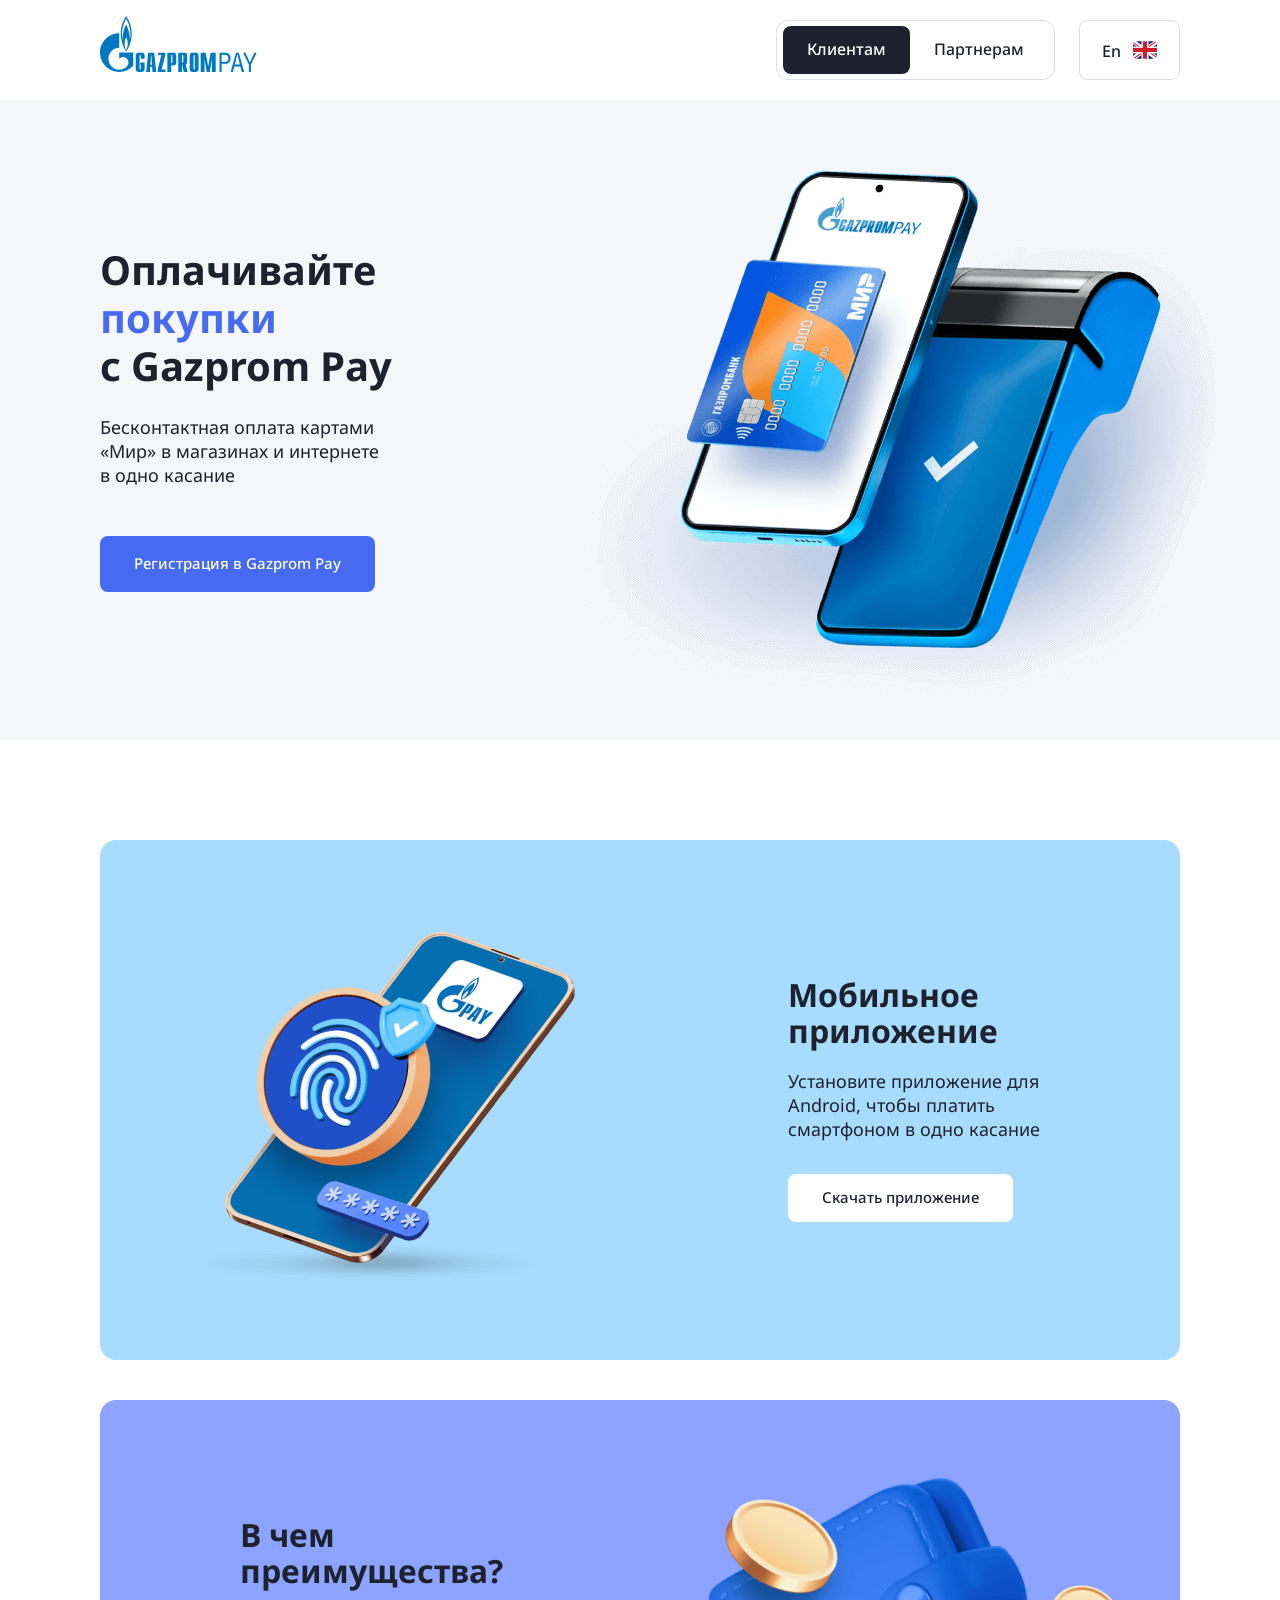
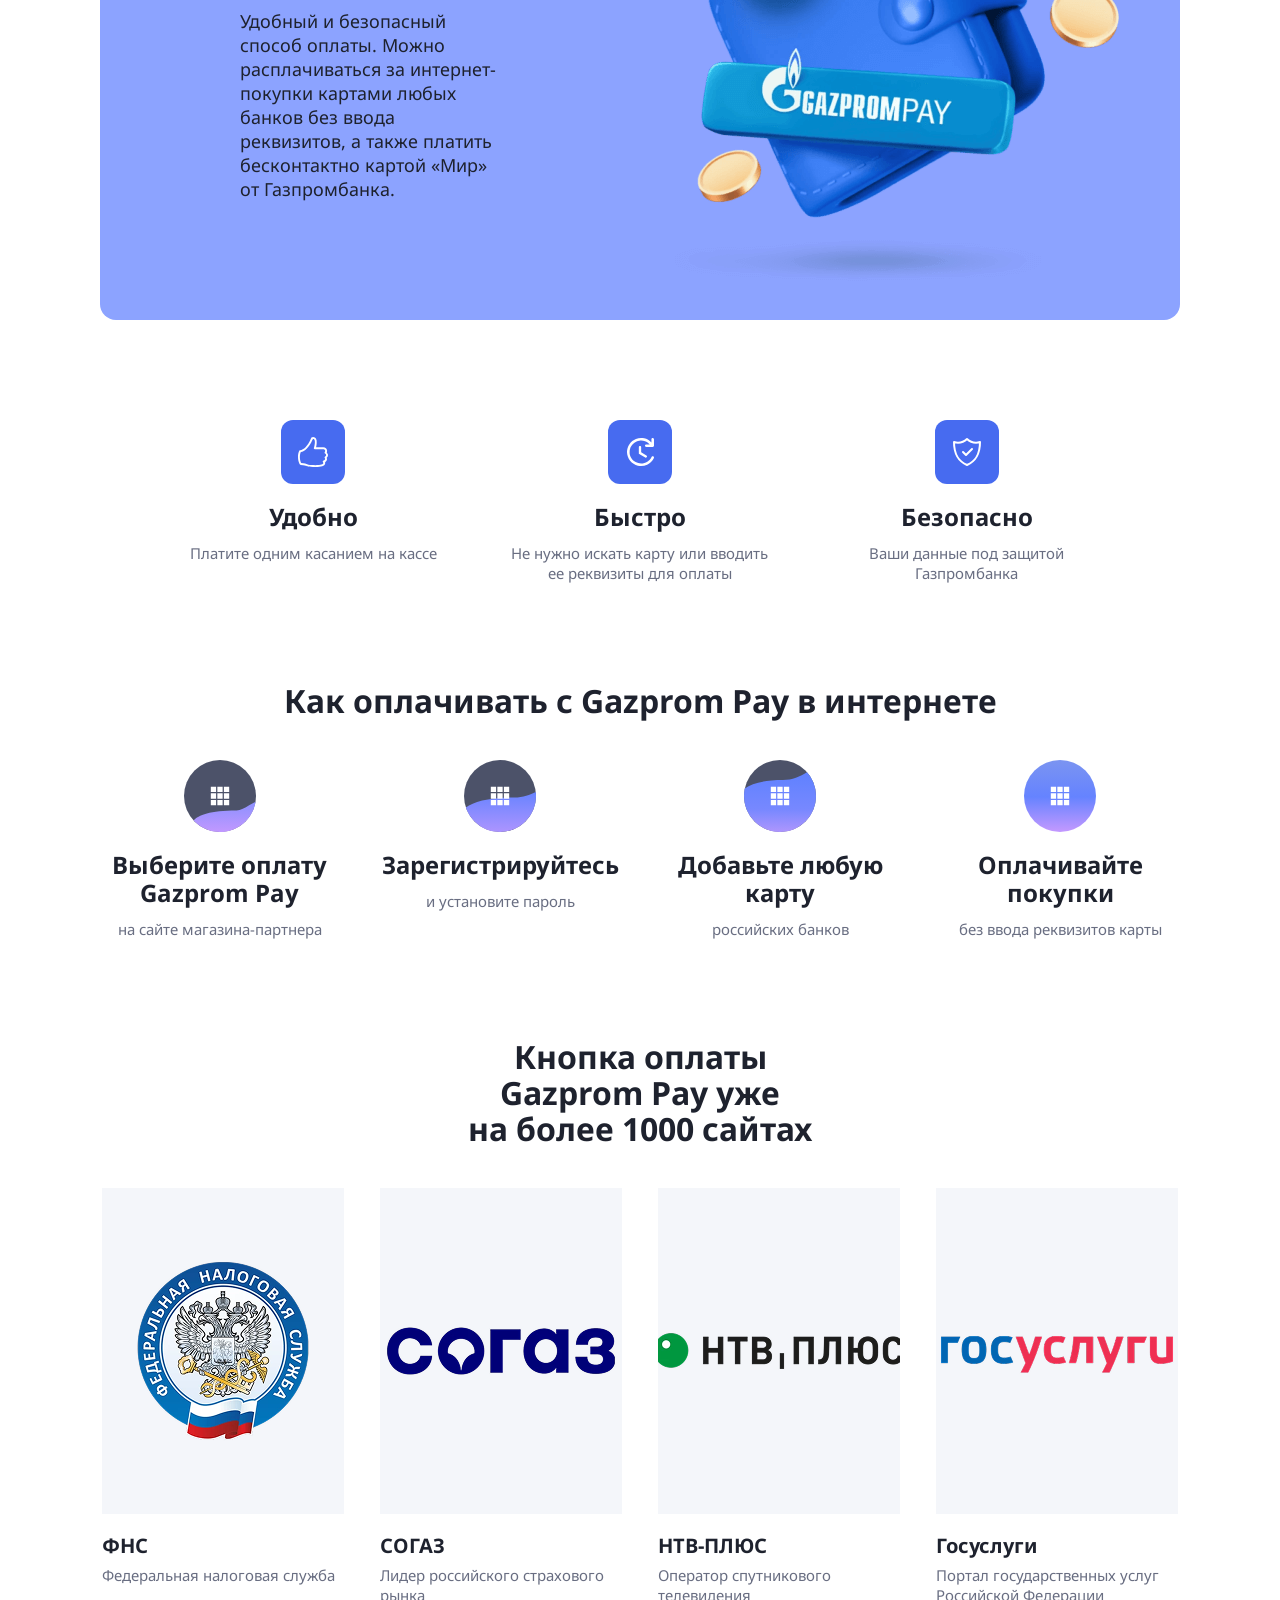
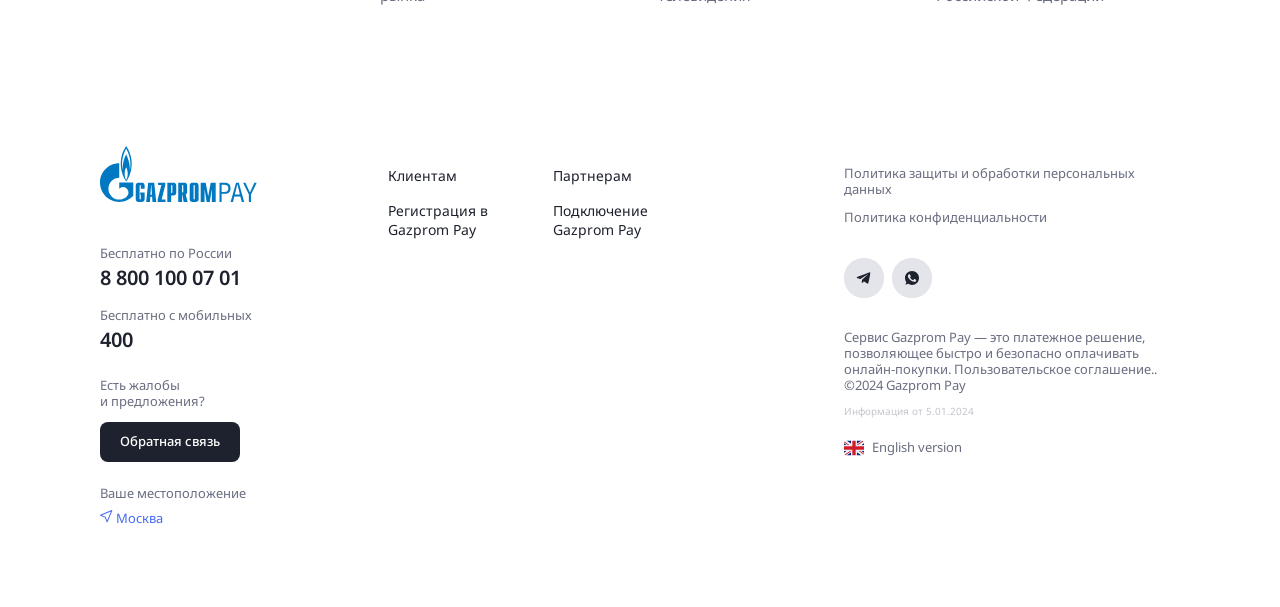
<file: clients.html>
<!DOCTYPE html>
<html lang="ru">

<head>
  <meta charset="UTF-8">
  <meta name="viewport" content="width=device-width, initial-scale=1.0">
  <meta http-equiv="X-UA-Compatible" content="ie=edge">
  <link rel="stylesheet" href="css/style.css">
  <title>Gazprom Pay</title>
</head>

<body>
  <header class="header">
    <div class="container">
      <div class="header__wrapper">
        <a class="header__logo-link" href="#" aria-label="Ссылка на главную страницу">
          <svg width="157" height="68" viewBox="0 0 157 68" fill="none" xmlns="http://www.w3.org/2000/svg">
            <path
              d="M121.624 55.9659H119.508V36.8105H124.792C128.254 36.8105 130.529 38.4332 130.529 42.2121C130.529 46.681 127.835 47.8524 124.396 47.8524H121.62V55.9696L121.624 55.9659ZM121.624 45.935H123.684C126.59 45.935 128.335 45.4836 128.335 42.2084C128.335 39.4964 126.827 38.7242 124.292 38.7242H121.624V45.935Z"
              fill="#0079C2" />
            <path
              d="M136.031 36.8105H138.833L144.173 55.9659H141.846L140.341 50.4599H134.341L132.941 55.9659H130.613L136.031 36.8105ZM137.406 38.3549H137.354L134.845 48.5462H139.867L137.41 38.3549H137.406Z"
              fill="#0079C2" />
            <path
              d="M145.47 36.8105L149.91 46.4125L154.375 36.8105H156.702L150.966 48.5425V55.9659H148.853V48.5425L143.143 36.8105H145.47Z"
              fill="#0079C2" />
            <path
              d="M30.74 10.113C29.5616 4.9166 26.6043 0.690114 26.1966 0C25.5555 0.96989 23.1949 4.70024 21.9979 8.84092C20.6897 13.4554 20.497 17.5513 20.9491 21.5838C21.3975 25.6163 23.0911 29.757 23.0911 29.757C23.9916 31.9355 25.3406 34.2632 26.2189 35.4085C27.5048 33.7261 30.4621 28.7013 31.3812 22.1433C31.8926 18.4988 31.9148 15.3093 30.74 10.1092V10.113ZM26.1966 34.114C25.6185 33.0136 24.718 30.9208 24.6328 27.6866C24.6105 24.5606 25.852 21.8859 26.2152 21.3264C26.5376 21.8859 27.6086 24.2174 27.7346 27.4069C27.8198 30.5329 26.7933 32.9912 26.1929 34.114H26.1966ZM30.3917 18.9315C30.3472 20.9123 30.1137 23.0051 29.8136 24.2584C29.921 22.1023 29.6653 19.0621 29.1725 16.6896C28.6796 14.3171 27.2862 10.3517 26.1744 8.51638C25.1479 10.2622 23.8805 13.6941 23.2171 16.6672C22.5501 19.644 22.5315 23.2438 22.5315 24.3256C22.3574 23.4154 21.9127 20.17 22.0387 16.9059C22.1424 14.2126 22.765 11.4484 23.1097 10.1764C24.4141 5.92752 25.8965 3.21183 26.1744 2.77911C26.4523 3.21183 28.3164 6.55422 29.2836 10.0682C30.2435 13.5822 30.4399 16.947 30.3954 18.9315"
              fill="#0079C2" />
            <path
              d="M28.198 36.6209H19.2335V42.679C19.2335 42.679 19.2483 42.6603 19.2557 42.6529C21.3681 40.5266 24.7923 40.5266 26.9083 42.6529C29.0207 44.7792 29.0207 48.2297 26.9083 50.356C26.9009 50.3635 26.8898 50.371 26.8824 50.3821C26.8824 50.3821 26.8602 50.4008 26.8527 50.412C24.7478 52.5196 21.9943 53.5716 19.2409 53.5716C16.4874 53.5716 13.708 52.5084 11.5994 50.3859C7.88239 46.6443 7.44139 40.8511 10.2764 36.6209C10.6581 36.0502 11.0991 35.5055 11.5994 35.0019C13.708 32.8794 16.4763 31.8162 19.2409 31.8162V17.2529C8.61245 17.2529 0 25.926 0 36.6246C0 47.3233 8.61615 55.9926 19.2409 55.9926C24.7812 55.9926 29.773 53.635 33.2861 49.8599V36.6209H28.2091H28.198Z"
              fill="#0079C2" />
            <path
              d="M44.6378 52.5388C44.6378 53.893 44.4711 55.9969 41.7806 55.9969H38.5936C35.8994 55.9969 35.7363 53.893 35.7363 52.5388V40.0869C35.7363 38.7328 35.8994 36.6289 38.5936 36.6289H41.7806C44.4748 36.6289 44.6378 38.7328 44.6378 40.0869V42.825H40.7911V39.6654C40.7911 39.3334 40.5428 39.0275 40.1871 39.0275C39.9684 39.0275 39.583 39.1655 39.583 39.6654V52.8746C39.583 53.3707 39.9684 53.5125 40.1871 53.5125C40.5428 53.5125 40.7911 53.2066 40.7911 52.8746V48.6332H40.213V46.5031H44.6378V52.5351V52.5388Z"
              fill="#0079C2" />
            <path
              d="M50.4373 48.719L51.097 39.0387H51.3156L51.9753 48.719H50.4373ZM46.1756 55.9969H49.9407L50.2965 50.849H52.1087L52.4681 55.9969H56.2333L54.2247 36.6289H48.1768L46.1719 55.9969H46.1756Z"
              fill="#0079C2" />
            <path
              d="M57.666 53.5608L61.3496 39.0385H58.0514V36.625H65.3075V39.0348L61.6239 53.5123H65.5299V55.9967H57.666V53.5608Z"
              fill="#0079C2" />
            <path
              d="M71.194 46.9947V39.0304H71.6905C72.1019 39.0304 72.4058 39.3886 72.4058 40.0003V46.0286C72.4058 46.6366 72.1056 46.9985 71.6905 46.9985H71.194V46.9947ZM67.3436 55.9961H71.194V49.412H73.3915C76.0857 49.412 76.2488 47.3081 76.2488 45.954V40.0899C76.2488 38.732 76.0857 36.6318 73.3915 36.6318H67.3398V55.9998L67.3436 55.9961Z"
              fill="#0079C2" />
            <path
              d="M82.0809 46.4134V39.0273H82.5775C82.9888 39.0273 83.2927 39.3855 83.2927 39.9972V45.4473C83.2927 46.0553 82.9888 46.4134 82.5775 46.4134H82.0809ZM87.6323 55.9967L85.7349 48.4427C87.1097 47.8907 87.1357 46.6149 87.1357 46.0889V40.083C87.1357 38.7252 86.9726 36.625 84.2784 36.625H78.2305V55.993H82.0772V48.827H82.3514L83.6707 55.993H87.6286L87.6323 55.9967Z"
              fill="#0079C2" />
            <path
              d="M94.7655 52.8744C94.7655 53.2064 94.5173 53.5086 94.1615 53.5086C93.9429 53.5086 93.5574 53.3705 93.5574 52.8744V39.6652C93.5574 39.1654 93.9429 39.0273 94.1615 39.0273C94.5173 39.0273 94.7655 39.3332 94.7655 39.6652V52.8744ZM89.707 52.5349C89.707 53.8891 89.8738 55.993 92.568 55.993H95.755C98.4492 55.993 98.6123 53.8891 98.6123 52.5349V40.083C98.6123 38.7289 98.4492 36.625 95.755 36.625H92.568C89.8738 36.625 89.707 38.7289 89.707 40.083V52.5349Z"
              fill="#0079C2" />
            <path
              d="M110.693 36.625H115.696V55.9967H111.85V43.847H111.712L109.734 55.9967H106.654L104.675 43.847H104.538V55.9967H100.688V36.625H105.69L108.192 50.2408L110.693 36.625Z"
              fill="#0079C2" />
          </svg>
        </a>
        <div class="header__links">
          <a class="btn" href="clients.html">
            Клиентам
          </a>
          <a class="btn btn--white" href="parters.html">
            Партнерам
          </a>
        </div>
        <a class="btn btn--white header__btn" href="#" aria-label="Ссылка на английскую версию сайта">
          <span class="header__btn-text">En</span>
          <svg width="24" height="24" viewBox="0 0 24 24" fill="none" xmlns="http://www.w3.org/2000/svg">
            <path
              d="M0 6.03937V8.66671H3.752L0 6.03937ZM3.10933 20.6667H8.66667V16.7754L3.10933 20.6667ZM15.3333 16.776V20.6667H20.89L15.3333 16.776ZM0 15.3334V17.9607L3.75333 15.3334H0ZM20.8913 3.33337H15.3333V7.22471L20.8913 3.33337ZM24 17.9614V15.3334H20.246L24 17.9614ZM24 8.66671V6.03937L20.2473 8.66671H24ZM8.66667 3.33337H3.10933L8.66667 7.22471V3.33337Z"
              fill="#00247D" />
            <path
              d="M16.76 15.3334L23.2347 19.8674C23.5509 19.5416 23.7781 19.1401 23.8947 18.7014L19.0847 15.3334H16.76ZM8.66667 15.3334H7.23934L0.765342 19.8667C1.11268 20.22 1.55801 20.4727 2.05734 20.59L8.66667 15.962V15.3334ZM15.3333 8.6667H16.7607L23.2347 4.13337C22.8814 3.77488 22.4336 3.52405 21.9433 3.41003L15.3333 8.03803V8.6667ZM7.23934 8.6667L0.765342 4.13337C0.449311 4.45935 0.221885 4.86073 0.104675 5.29937L4.91468 8.6667H7.23934Z"
              fill="#CF1B2B" />
            <path
              d="M24 14H14V20.6667H15.3333V16.776L20.89 20.6667H21.3333C21.6875 20.6668 22.0381 20.5961 22.3646 20.4588C22.6911 20.3216 22.9869 20.1205 23.2347 19.8674L16.76 15.3334H19.0847L23.8947 18.7014C23.9567 18.4767 24 18.244 24 18V17.9614L20.246 15.3334H24V14ZM0 14V15.3334H3.75333L0 17.9607V18C0 18.7274 0.292667 19.3854 0.765333 19.8667L7.23933 15.3334H8.66667V15.962L2.05733 20.5894C2.25333 20.636 2.456 20.6667 2.66667 20.6667H3.10933L8.66667 16.7754V20.6667H10V14H0ZM24 6.00004C24.0004 5.30136 23.7254 4.63068 23.2347 4.13337L16.7607 8.66671H15.3333V8.03804L21.9433 3.41004C21.7436 3.36106 21.5389 3.33533 21.3333 3.33337H20.8913L15.3333 7.22471V3.33337H14V10H24V8.66671H20.2473L24 6.03937V6.00004ZM8.66667 3.33337V7.22471L3.10933 3.33337H2.66667C2.31242 3.33322 1.96171 3.40392 1.63519 3.5413C1.30866 3.67869 1.01291 3.88 0.765333 4.13337L7.23933 8.66671H4.91467L0.104667 5.29937C0.0385201 5.52718 0.00331561 5.76285 0 6.00004L0 6.03937L3.752 8.66671H0V10H10V3.33337H8.66667Z"
              fill="#EEEEEE" />
            <path d="M14 10V3.33337H10V10H0V14H10V20.6667H14V14H24V10H14Z" fill="#CF1B2B" />
          </svg>
        </a>
      </div>
    </div>
  </header>
  <main>
    <section class="hero">
      <div class="container">
        <div class="hero__wrapper">
          <div class="hero__content">
            <h1 class="hero__heading">
              Оплачивайте <span class="hero__heading hero__heading--highlight">покупки</span> с&nbsp;Gazprom&nbsp;Pay
            </h1>
            <p class="hero__description">
              Бесконтактная оплата картами &laquo;Мир&raquo; в&nbsp;магазинах и&nbsp;интернете в&nbsp;одно касание
            </p>
            <a class="hero__btn btn btn--second" href="#">
              Регистрация в&nbsp;Gazprom Pay
            </a>
          </div>
          <img class="hero__image" src="images/image-terminal.png" width="660" height="640"
            alt="Телефон с Газпром пэй поднесён к терминалу">
        </div>
      </div>
    </section>
    <!-- Преимущества -->
    <section class="advantages">
      <div class="container">
        <ul class="advantages__main-list">
          <li class="advantages__main-item">
            <div class="card-advantages card-advantages--heavenly">
              <img class="card-advantages__image" src="images/image-mobile-application.png" width="588" height="520"
                alt="Мобильное приложение Газпром пэй с биометрией">
              <div class="card-advantages__content">
                <h3 class="card-advantages__heading">
                  Мобильное приложение
                </h3>
                <p class="card-advantages__description">
                  Установите приложение для Android, чтобы платить смартфоном в&nbsp;одно касание
                </p>
                <a class="card-advantages__btn btn btn--white btn--third" href="#">
                  Скачать приложение
                </a>
              </div>
            </div>
          </li>
          <li class="advantages__main-item">
            <div class="card-advantages card-advantages--purple card-advantages--reverse">
              <div class="card-advantages__content">
                <h3 class="card-advantages__heading">
                  В&nbsp;чем преимущества?
                </h3>
                <p class="card-advantages__description">
                  Удобный и&nbsp;безопасный способ оплаты. Можно расплачиваться за&nbsp;интернет-покупки картами любых
                  банков без ввода реквизитов, а&nbsp;также платить бесконтактно картой &laquo;Мир&raquo;
                  от&nbsp;Газпромбанка.
                </p>
              </div>
              <img class="card-advantages__image" src="images/image-wallet.png" width="588" height="520"
                alt="Кошелёк с логотипом Газпром пэй">
            </div>
          </li>
        </ul>
        <ul class="advantages__items-list">
          <li class="advantages__item">
            <div class="item-card">
              <div class="item-card__wrapper-image">
                <img class="item-card__image" src="images/item-card-like.svg" alt="Иллюстрация преимущества" width="32"
                  height="32">
              </div>
              <h3 class="item-card__title">Удобно</h3>
              <span class="item-card__description">Платите одним касанием на&nbsp;кассе</span>
            </div>
          </li>
          <li class="advantages__item">
            <div class="item-card">
              <div class="item-card__wrapper-image">
                <img class="item-card__image" src="images/item-card-time-update.svg" alt="Иллюстрация преимущества"
                  width="32" height="32">
              </div>
              <h3 class="item-card__title">Быстро</h3>
              <span class="item-card__description">Не&nbsp;нужно искать карту или вводить ее&nbsp;реквизиты для
                оплаты</span>
            </div>
          </li>
          <li class="advantages__item">
            <div class="item-card">
              <div class="item-card__wrapper-image">
                <img class="item-card__image" src="images/item-card-security-protection.svg"
                  alt="Иллюстрация преимущества" width="32" height="32">
              </div>
              <h3 class="item-card__title">Безопасно</h3>
              <span class="item-card__description">Ваши данные под защитой Газпромбанка</span>
            </div>
          </li>
        </ul>
      </div>
    </section>
    <!-- Оплата -->
    <section class="payment">
      <div class="container">
        <h2 class="payment__title">Как оплачивать с&nbsp;Gazprom Pay в&nbsp;интернете</h2>
        <ul class="payment__items-list">
          <li class="payment__item">
            <div class="item-card">
              <div class="item-card__wrapper-image">
                <img class="item-card__image" src="images/item-card-icon1.svg" alt="Иллюстрация процесса оплаты"
                  width="72" height="72">
              </div>
              <h3 class="item-card__title">Выберите оплату Gazprom Pay</h3>
              <span class="item-card__description">на&nbsp;сайте магазина-партнера</span>
            </div>
          </li>
          <li class="payment__item">
            <div class="item-card">
              <div class="item-card__wrapper-image">
                <img class="item-card__image" src="images/item-card-icon2.svg" alt="Иллюстрация процесса оплаты"
                  width="72" height="72">
              </div>
              <h3 class="item-card__title">Зарегистрируйтесь</h3>
              <span class="item-card__description">и&nbsp;установите пароль</span>
            </div>
          </li>
          <li class="payment__item">
            <div class="item-card">
              <div class="item-card__wrapper-image">
                <img class="item-card__image" src="images/item-card-icon3.svg" alt="Иллюстрация процесса оплаты"
                  width="72" height="72">
              </div>
              <h3 class="item-card__title">Добавьте любую карту</h3>
              <span class="item-card__description">российских банков</span>
            </div>
          </li>
          <li class="payment__item">
            <div class="item-card">
              <div class="item-card__wrapper-image">
                <img class="item-card__image" src="images/item-card-icon4.svg" alt="Иллюстрация процесса оплаты"
                  width="72" height="72">
              </div>
              <h3 class="item-card__title">Оплачивайте покупки</h3>
              <span class="item-card__description">без ввода реквизитов карты</span>
            </div>
          </li>
        </ul>
      </div>
    </section>
    <!-- Размещение на сайтах -->
    <section class="placement">
      <div class="container">
        <h2 class="placement__title">Кнопка оплаты Gazprom Pay уже на&nbsp;более 1000 сайтах</h2>
        <ul class="placement__items-list">
          <li class="placement__item">
            <div class="item-card">
              <div class="item-card__wrapper-image">
                <img class="item-card__image" src="images/placement-fns.png" alt="Логотип ФНС" width="282" height="326">
              </div>
              <h3 class="item-card__title">ФНС</h3>
              <span class="item-card__description">Федеральная налоговая служба</span>
            </div>
          </li>
          <li class="placement__item">
            <div class="item-card">
              <div class="item-card__wrapper-image">
                <img class="item-card__image" src="images/placement-soras.png" alt="Логотип СОГАС" width="282"
                  height="326">
              </div>
              <h3 class="item-card__title">СОГАЗ</h3>
              <span class="item-card__description">Лидер российского страхового рынка</span>
            </div>
          </li>
          <li class="placement__item">
            <div class="item-card">
              <div class="item-card__wrapper-image">
                <img class="item-card__image" src="images/placement-ntv-plus.png" alt="Логотип НТВ-Плюс" width="282"
                  height="326">
              </div>
              <h3 class="item-card__title">НТВ-ПЛЮС</h3>
              <span class="item-card__description">Оператор спутникового телевидения</span>
            </div>
          </li>
          <li class="placement__item">
            <div class="item-card">
              <div class="item-card__wrapper-image">
                <img class="item-card__image" src="images/placament-gosuslugi.png" alt="Логотип Госуслуги" width="282"
                  height="326">
              </div>
              <h3 class="item-card__title">Госуслуги</h3>
              <span class="item-card__description">Портал государственных услуг Российской Федерации</span>
            </div>
          </li>
        </ul>
      </div>
    </section>

  </main>
  <footer class="footer">
    <div class="container">
      <div class="footer__wrapper">
        <div class="footer__left">
          <a class="footer__logo-link" href="#" aria-label="Ссылка на главную страницу">
            <svg width="157" height="56" fill="none" xmlns="http://www.w3.org/2000/svg">
              <path
                d="M121.624 55.9659H119.508V36.8105H124.792C128.254 36.8105 130.529 38.4332 130.529 42.2121C130.529 46.681 127.835 47.8524 124.396 47.8524H121.62V55.9696L121.624 55.9659ZM121.624 45.935H123.684C126.59 45.935 128.335 45.4836 128.335 42.2084C128.335 39.4964 126.827 38.7242 124.292 38.7242H121.624V45.935Z"
                fill="#0079C2" />
              <path
                d="M136.031 36.8105H138.833L144.173 55.9659H141.846L140.341 50.4599H134.341L132.941 55.9659H130.613L136.031 36.8105ZM137.406 38.3549H137.354L134.845 48.5462H139.867L137.41 38.3549H137.406Z"
                fill="#0079C2" />
              <path
                d="M145.47 36.8105L149.91 46.4125L154.375 36.8105H156.702L150.966 48.5425V55.9659H148.853V48.5425L143.143 36.8105H145.47Z"
                fill="#0079C2" />
              <path
                d="M30.74 10.113C29.5616 4.9166 26.6043 0.690114 26.1966 0C25.5555 0.96989 23.1949 4.70024 21.9979 8.84092C20.6897 13.4554 20.497 17.5513 20.9491 21.5838C21.3975 25.6163 23.0911 29.757 23.0911 29.757C23.9916 31.9355 25.3406 34.2632 26.2189 35.4085C27.5048 33.7261 30.4621 28.7013 31.3812 22.1433C31.8926 18.4988 31.9148 15.3093 30.74 10.1092V10.113ZM26.1966 34.114C25.6185 33.0136 24.718 30.9208 24.6328 27.6866C24.6105 24.5606 25.852 21.8859 26.2152 21.3264C26.5376 21.8859 27.6086 24.2174 27.7346 27.4069C27.8198 30.5329 26.7933 32.9912 26.1929 34.114H26.1966ZM30.3917 18.9315C30.3472 20.9123 30.1137 23.0051 29.8136 24.2584C29.921 22.1023 29.6653 19.0621 29.1725 16.6896C28.6796 14.3171 27.2862 10.3517 26.1744 8.51638C25.1479 10.2622 23.8805 13.6941 23.2171 16.6672C22.5501 19.644 22.5315 23.2438 22.5315 24.3256C22.3574 23.4154 21.9127 20.17 22.0387 16.9059C22.1424 14.2126 22.765 11.4484 23.1097 10.1764C24.4141 5.92752 25.8965 3.21183 26.1744 2.77911C26.4523 3.21183 28.3164 6.55422 29.2836 10.0682C30.2435 13.5822 30.4399 16.947 30.3954 18.9315"
                fill="#0079C2" />
              <path
                d="M28.198 36.6209H19.2335V42.679C19.2335 42.679 19.2483 42.6603 19.2557 42.6529C21.3681 40.5266 24.7923 40.5266 26.9083 42.6529C29.0207 44.7792 29.0207 48.2297 26.9083 50.356C26.9009 50.3635 26.8898 50.371 26.8824 50.3821C26.8824 50.3821 26.8602 50.4008 26.8527 50.412C24.7478 52.5196 21.9943 53.5716 19.2409 53.5716C16.4874 53.5716 13.708 52.5084 11.5994 50.3859C7.88239 46.6443 7.44139 40.8511 10.2764 36.6209C10.6581 36.0502 11.0991 35.5055 11.5994 35.0019C13.708 32.8794 16.4763 31.8162 19.2409 31.8162V17.2529C8.61245 17.2529 0 25.926 0 36.6246C0 47.3233 8.61615 55.9926 19.2409 55.9926C24.7812 55.9926 29.773 53.635 33.2861 49.8599V36.6209H28.2091H28.198Z"
                fill="#0079C2" />
              <path
                d="M44.6378 52.5388C44.6378 53.893 44.4711 55.9969 41.7806 55.9969H38.5936C35.8994 55.9969 35.7363 53.893 35.7363 52.5388V40.0869C35.7363 38.7328 35.8994 36.6289 38.5936 36.6289H41.7806C44.4748 36.6289 44.6378 38.7328 44.6378 40.0869V42.825H40.7911V39.6654C40.7911 39.3334 40.5428 39.0275 40.1871 39.0275C39.9684 39.0275 39.583 39.1655 39.583 39.6654V52.8746C39.583 53.3707 39.9684 53.5125 40.1871 53.5125C40.5428 53.5125 40.7911 53.2066 40.7911 52.8746V48.6332H40.213V46.5031H44.6378V52.5351V52.5388Z"
                fill="#0079C2" />
              <path
                d="M50.4373 48.719L51.097 39.0387H51.3156L51.9753 48.719H50.4373ZM46.1756 55.9969H49.9407L50.2965 50.849H52.1087L52.4681 55.9969H56.2333L54.2247 36.6289H48.1768L46.1719 55.9969H46.1756Z"
                fill="#0079C2" />
              <path
                d="M57.666 53.5608L61.3496 39.0385H58.0514V36.625H65.3075V39.0348L61.6239 53.5123H65.5299V55.9967H57.666V53.5608Z"
                fill="#0079C2" />
              <path
                d="M71.194 46.9947V39.0304H71.6905C72.1019 39.0304 72.4058 39.3886 72.4058 40.0003V46.0286C72.4058 46.6366 72.1056 46.9985 71.6905 46.9985H71.194V46.9947ZM67.3436 55.9961H71.194V49.412H73.3915C76.0857 49.412 76.2488 47.3081 76.2488 45.954V40.0899C76.2488 38.732 76.0857 36.6318 73.3915 36.6318H67.3398V55.9998L67.3436 55.9961Z"
                fill="#0079C2" />
              <path
                d="M82.0809 46.4134V39.0273H82.5775C82.9888 39.0273 83.2927 39.3855 83.2927 39.9972V45.4473C83.2927 46.0553 82.9888 46.4134 82.5775 46.4134H82.0809ZM87.6323 55.9967L85.7349 48.4427C87.1097 47.8907 87.1357 46.6149 87.1357 46.0889V40.083C87.1357 38.7252 86.9726 36.625 84.2784 36.625H78.2305V55.993H82.0772V48.827H82.3514L83.6707 55.993H87.6286L87.6323 55.9967Z"
                fill="#0079C2" />
              <path
                d="M94.7655 52.8744C94.7655 53.2064 94.5173 53.5086 94.1615 53.5086C93.9429 53.5086 93.5574 53.3705 93.5574 52.8744V39.6652C93.5574 39.1654 93.9429 39.0273 94.1615 39.0273C94.5173 39.0273 94.7655 39.3332 94.7655 39.6652V52.8744ZM89.707 52.5349C89.707 53.8891 89.8738 55.993 92.568 55.993H95.755C98.4492 55.993 98.6123 53.8891 98.6123 52.5349V40.083C98.6123 38.7289 98.4492 36.625 95.755 36.625H92.568C89.8738 36.625 89.707 38.7289 89.707 40.083V52.5349Z"
                fill="#0079C2" />
              <path
                d="M110.693 36.625H115.696V55.9967H111.85V43.847H111.712L109.734 55.9967H106.654L104.675 43.847H104.538V55.9967H100.688V36.625H105.69L108.192 50.2408L110.693 36.625Z"
                fill="#0079C2" />
            </svg>
          </a>
          <div class="footer__phone-box">
            <p class="footer__phone-text">
              Бесплатно по&nbsp;России
              <a class="footer__phone-link" href="tel:88001000701">8&nbsp;800&nbsp;100 07&nbsp;01</a>
            </p>
            <p class="footer__phone-text">
              Бесплатно с&nbsp;мобильных
              <a class="footer__phone-link" href="tel:400">400</a>
            </p>
          </div>

          <p class="footer__feedback">
            Есть жалобы и&nbsp;предложения?

            <button class="btn footer__btn btn--fourth" type="button">
              Обратная связь
            </button>
          </p>
          <p class="footer__geo">
            Ваше местоположение
            <a class="footer__geo-link" href="#">
              <svg width="13" height="13" viewBox="0 0 13 13" fill="none" xmlns="http://www.w3.org/2000/svg">
                <path fill-rule="evenodd" clip-rule="evenodd"
                  d="M12.1869 0.146461C12.3296 0.289191 12.3725 0.503743 12.2957 0.69039L7.62901 12.0237C7.55236 12.2099 7.37154 12.3319 7.17024 12.3333C6.96893 12.3348 6.78639 12.2153 6.70709 12.0303L4.78588 7.54747L0.30304 5.62625C0.118005 5.54695 -0.001425 5.36442 1.28399e-05 5.16311C0.00145068 4.9618 0.123476 4.78099 0.309625 4.70434L11.643 0.0376756C11.8296 -0.039179 12.0442 0.00373143 12.1869 0.146461ZM1.79081 5.1759L5.36363 6.70711C5.48163 6.75768 5.57566 6.85171 5.62624 6.96972L7.15745 10.5425L10.9141 1.41925L1.79081 5.1759Z"
                  fill="#476BF0" />
              </svg>

              <span class="footer__geo-link-text">Москва</span>
            </a>
          </p>


        </div>

        <ul class="footer__nav-list">
          <li class="footer__nav-item">
            <a class="footer__nav-link" href="#">
              Клиентам
            </a>
          </li>
          <li class="footer__nav-item">
            <a class="footer__nav-link" href="#">
              Партнерам
            </a>
          </li>
          <li class="footer__nav-item">
            <a class="footer__nav-link" href="#">
              Регистрация в Gazprom Pay
            </a>
          </li>
          <li class="footer__nav-item">
            <a class="footer__nav-link" href="#">
              Подключение Gazprom Pay
            </a>
          </li>
        </ul>

        <div class="footer__right">
          <a class="footer__personal" href="#"> Политика защиты и&nbsp;обработки персональных данных
          </a>
          <a class="footer__policy" href="#">Политика конфиденциальности
          </a>
          <ul class="footer__socials socials">
            <li class="socials__item">
              <a class="socials__link" href="#" aria-label="Перейти на страницу телеграм">
                <svg width="40" height="40" viewBox="0 0 40 40" fill="none" xmlns="http://www.w3.org/2000/svg">
                  <circle cx="20" cy="20" r="20" fill="#E3E5EB" />
                  <mask id="mask0_38_557" style="mask-type:luminance" maskUnits="userSpaceOnUse" x="12" y="14"
                    width="15" height="12">
                    <path fill-rule="evenodd" clip-rule="evenodd" d="M12.5 14.1666H26.5V25.8333H12.5V14.1666Z"
                      fill="white" />
                  </mask>
                  <g mask="url(#mask0_38_557)">
                    <path fill-rule="evenodd" clip-rule="evenodd"
                      d="M26.5 15.104C26.4265 15.4302 26.3499 15.7558 26.2799 16.0828C25.8275 18.1973 25.3766 20.3122 24.9249 22.4269C24.7304 23.3376 24.5373 24.2487 24.3383 25.1585C24.3124 25.2767 24.2663 25.3941 24.2094 25.5012C24.0573 25.7874 23.8068 25.8953 23.4984 25.7987C23.3578 25.7547 23.2162 25.6903 23.0974 25.6042C22.0912 24.875 21.0902 24.1387 20.0876 23.4047C20.0513 23.3781 20.0141 23.3527 19.9708 23.3222C19.9376 23.3506 19.9061 23.375 19.8774 23.4023C19.3598 23.8956 18.8421 24.3888 18.3254 24.883C18.1714 25.0302 17.9962 25.1188 17.766 25.1055C17.785 24.8208 17.8025 24.5452 17.8221 24.2698C17.8632 23.6932 17.9053 23.1166 17.9472 22.54C17.9538 22.4492 17.9774 22.3562 17.9655 22.2681C17.9205 21.9356 18.1074 21.7428 18.3357 21.5394C20.1917 19.8847 22.0388 18.22 23.8885 16.5582C23.9156 16.5339 23.9508 16.5133 23.9668 16.4829C23.9961 16.4272 24.0139 16.3653 24.0365 16.306C23.9741 16.2885 23.905 16.245 23.8505 16.2588C23.7383 16.2873 23.6258 16.3334 23.5274 16.3949C21.1164 17.9007 18.7072 19.4094 16.2982 20.9184C16.2306 20.9608 16.1725 20.9843 16.0856 20.9569C15.0636 20.6342 14.0393 20.3189 13.0174 19.9959C12.8937 19.9568 12.7707 19.8984 12.6649 19.824C12.4661 19.6842 12.4421 19.4795 12.62 19.3141C12.7503 19.193 12.9081 19.0856 13.0728 19.0202C13.9338 18.678 14.8007 18.3506 15.6659 18.0191C18.9529 16.7598 22.2399 15.5004 25.5278 14.2436C25.6324 14.2036 25.7464 14.1773 25.8579 14.1687C26.1537 14.1461 26.3731 14.3061 26.4635 14.5936C26.4742 14.6275 26.4878 14.6605 26.5 14.6939V15.104Z"
                      fill="#1E222E" />
                  </g>
                </svg>
              </a>
            </li>
            <li class="socials__item">
              <a class="socials__link" href="#" aria-label="Перейти на страницу ватсап">
                <svg width="40" height="40" viewBox="0 0 40 40" fill="none" xmlns="http://www.w3.org/2000/svg">
                  <circle cx="20" cy="20" r="20" fill="#E3E5EB" />
                  <g clip-path="url(#clip0_38_562)">
                    <path
                      d="M20.0017 13H19.9983C16.1386 13 13 16.1395 13 20C13 21.5312 13.4935 22.9505 14.3326 24.1029L13.4603 26.7034L16.1509 25.8433C17.2578 26.5765 18.5781 27 20.0017 27C23.8614 27 27 23.8596 27 20C27 16.1404 23.8614 13 20.0017 13Z"
                      fill="#1E222E" />
                    <path
                      d="M24.0749 22.8849C23.906 23.3618 23.2358 23.7573 22.7012 23.8728C22.3354 23.9507 21.8577 24.0128 20.2494 23.346C18.1923 22.4938 16.8675 20.4034 16.7643 20.2678C16.6654 20.1322 15.933 19.1609 15.933 18.1564C15.933 17.1519 16.4432 16.6628 16.6488 16.4528C16.8177 16.2804 17.0968 16.2017 17.3645 16.2017C17.4512 16.2017 17.529 16.206 17.599 16.2095C17.8047 16.2183 17.9079 16.2305 18.0435 16.5552C18.2124 16.962 18.6237 17.9665 18.6727 18.0698C18.7225 18.173 18.7724 18.313 18.7024 18.4487C18.6368 18.5887 18.579 18.6508 18.4758 18.7698C18.3725 18.8888 18.2745 18.9798 18.1713 19.1075C18.0768 19.2187 17.97 19.3377 18.089 19.5433C18.208 19.7445 18.6193 20.4157 19.2248 20.9547C20.0062 21.6503 20.6397 21.8725 20.8663 21.967C21.0352 22.037 21.2364 22.0204 21.3598 21.8892C21.5164 21.7203 21.7098 21.4403 21.9067 21.1647C22.0467 20.9669 22.2234 20.9424 22.4089 21.0124C22.5979 21.078 23.598 21.5724 23.8037 21.6748C24.0093 21.778 24.1449 21.827 24.1948 21.9137C24.2438 22.0003 24.2438 22.4072 24.0749 22.8849Z"
                      fill="#E3E5EB" />
                  </g>
                  <defs>
                    <clipPath id="clip0_38_562">
                      <rect width="14" height="14" fill="white" transform="translate(13 13)" />
                    </clipPath>
                  </defs>
                </svg>
              </a>
            </li>
          </ul>
          <p class="footer__copyright">
            Сервис Gazprom Pay&nbsp;&mdash; это платежное решение, позволяющее быстро и&nbsp;безопасно оплачивать
            онлайн-покупки.
            <a class="footer__copyright-link" href="#">Пользовательское соглашение.</a>.
            <span class="footer__copyright-text">&copy;2024 Gazprom Pay</span>
          </p>
          <span class="footer__info">Информация от 5.01.2024</span>
          <a class="footer__btn footer__language" href="#" aria-label="Ссылка на английскую версию сайта">
            <svg width="20" height="20" viewBox="0 0 24 24" fill="none" xmlns="http://www.w3.org/2000/svg">
              <path
                d="M0 6.03937V8.66671H3.752L0 6.03937ZM3.10933 20.6667H8.66667V16.7754L3.10933 20.6667ZM15.3333 16.776V20.6667H20.89L15.3333 16.776ZM0 15.3334V17.9607L3.75333 15.3334H0ZM20.8913 3.33337H15.3333V7.22471L20.8913 3.33337ZM24 17.9614V15.3334H20.246L24 17.9614ZM24 8.66671V6.03937L20.2473 8.66671H24ZM8.66667 3.33337H3.10933L8.66667 7.22471V3.33337Z"
                fill="#00247D" />
              <path
                d="M16.76 15.3334L23.2347 19.8674C23.5509 19.5416 23.7781 19.1401 23.8947 18.7014L19.0847 15.3334H16.76ZM8.66667 15.3334H7.23934L0.765342 19.8667C1.11268 20.22 1.55801 20.4727 2.05734 20.59L8.66667 15.962V15.3334ZM15.3333 8.6667H16.7607L23.2347 4.13337C22.8814 3.77488 22.4336 3.52405 21.9433 3.41003L15.3333 8.03803V8.6667ZM7.23934 8.6667L0.765342 4.13337C0.449311 4.45935 0.221885 4.86073 0.104675 5.29937L4.91468 8.6667H7.23934Z"
                fill="#CF1B2B" />
              <path
                d="M24 14H14V20.6667H15.3333V16.776L20.89 20.6667H21.3333C21.6875 20.6668 22.0381 20.5961 22.3646 20.4588C22.6911 20.3216 22.9869 20.1205 23.2347 19.8674L16.76 15.3334H19.0847L23.8947 18.7014C23.9567 18.4767 24 18.244 24 18V17.9614L20.246 15.3334H24V14ZM0 14V15.3334H3.75333L0 17.9607V18C0 18.7274 0.292667 19.3854 0.765333 19.8667L7.23933 15.3334H8.66667V15.962L2.05733 20.5894C2.25333 20.636 2.456 20.6667 2.66667 20.6667H3.10933L8.66667 16.7754V20.6667H10V14H0ZM24 6.00004C24.0004 5.30136 23.7254 4.63068 23.2347 4.13337L16.7607 8.66671H15.3333V8.03804L21.9433 3.41004C21.7436 3.36106 21.5389 3.33533 21.3333 3.33337H20.8913L15.3333 7.22471V3.33337H14V10H24V8.66671H20.2473L24 6.03937V6.00004ZM8.66667 3.33337V7.22471L3.10933 3.33337H2.66667C2.31242 3.33322 1.96171 3.40392 1.63519 3.5413C1.30866 3.67869 1.01291 3.88 0.765333 4.13337L7.23933 8.66671H4.91467L0.104667 5.29937C0.0385201 5.52718 0.00331561 5.76285 0 6.00004L0 6.03937L3.752 8.66671H0V10H10V3.33337H8.66667Z"
                fill="#EEEEEE" />
              <path d="M14 10V3.33337H10V10H0V14H10V20.6667H14V14H24V10H14Z" fill="#CF1B2B" />
            </svg>
            <span class="footer__language-text">English version</span>
          </a>
        </div>
      </div>
    </div>
  </footer>
</body>

</html>
</file>
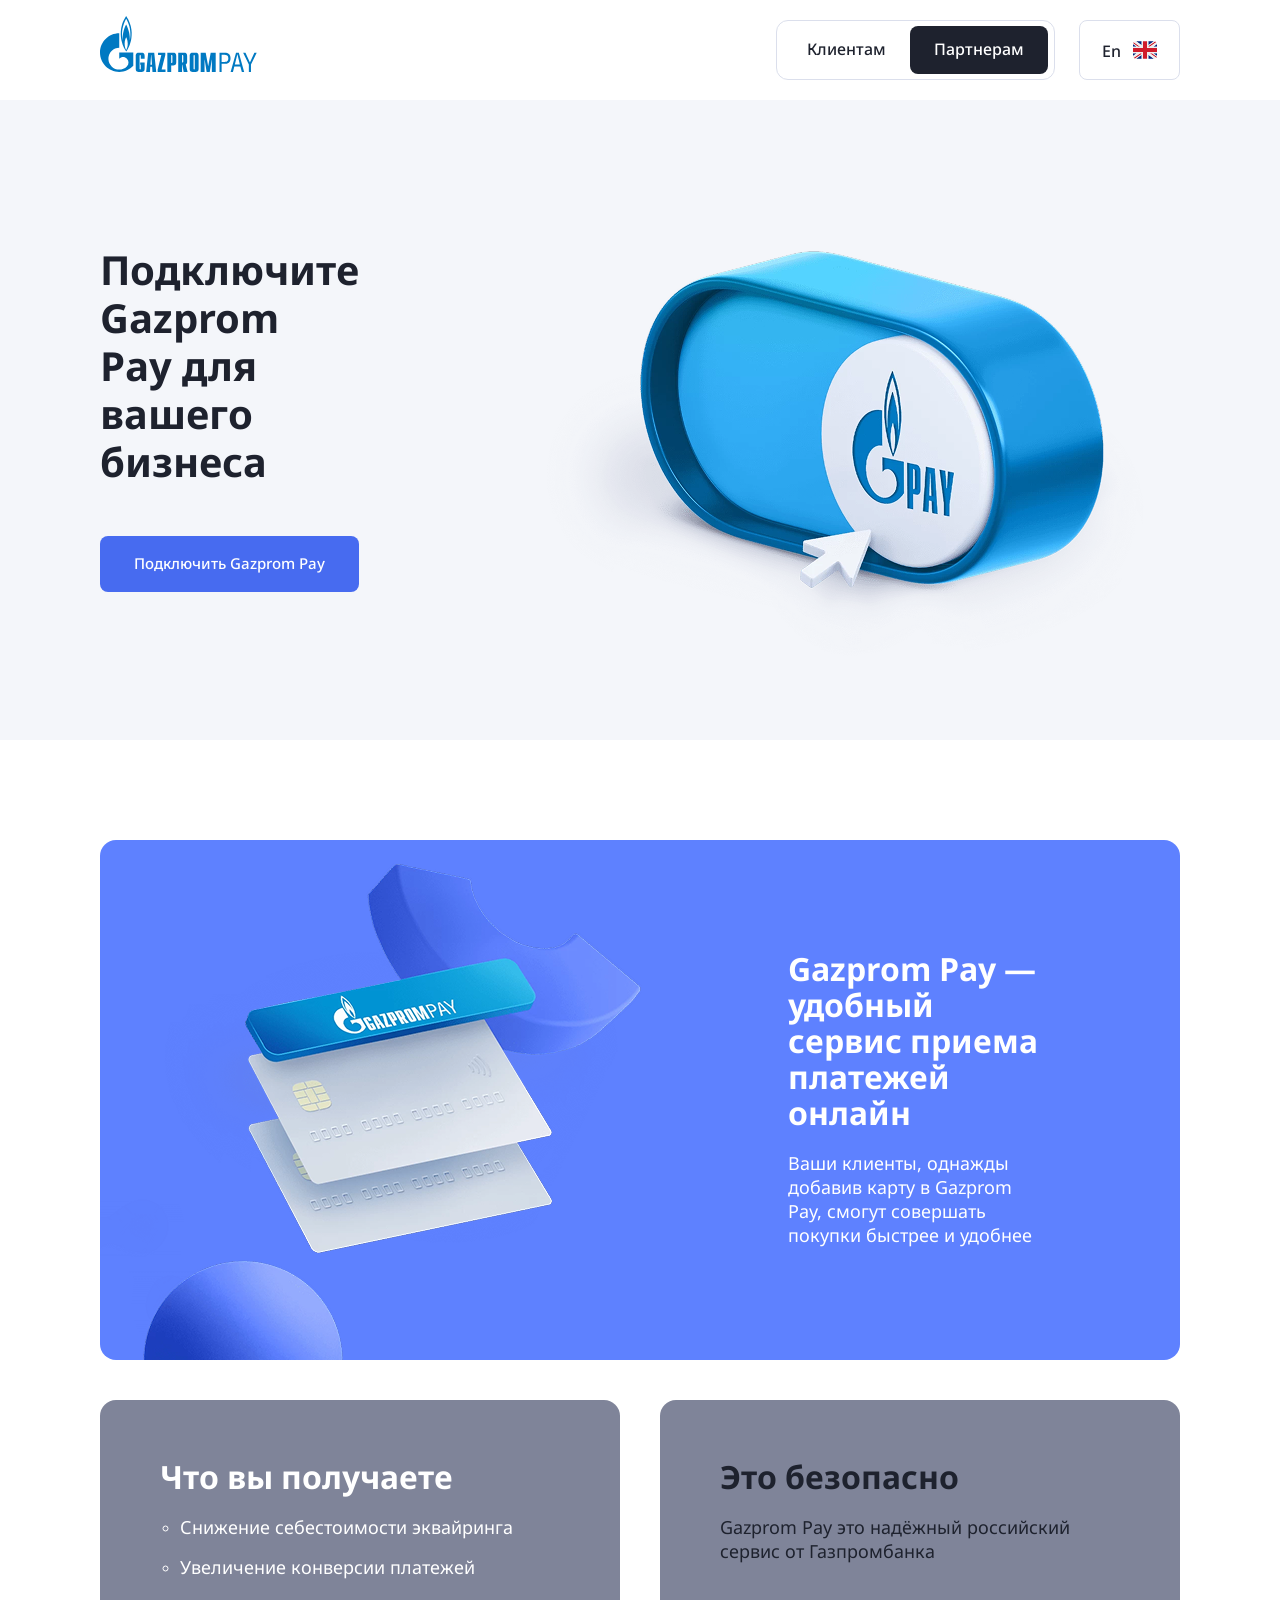
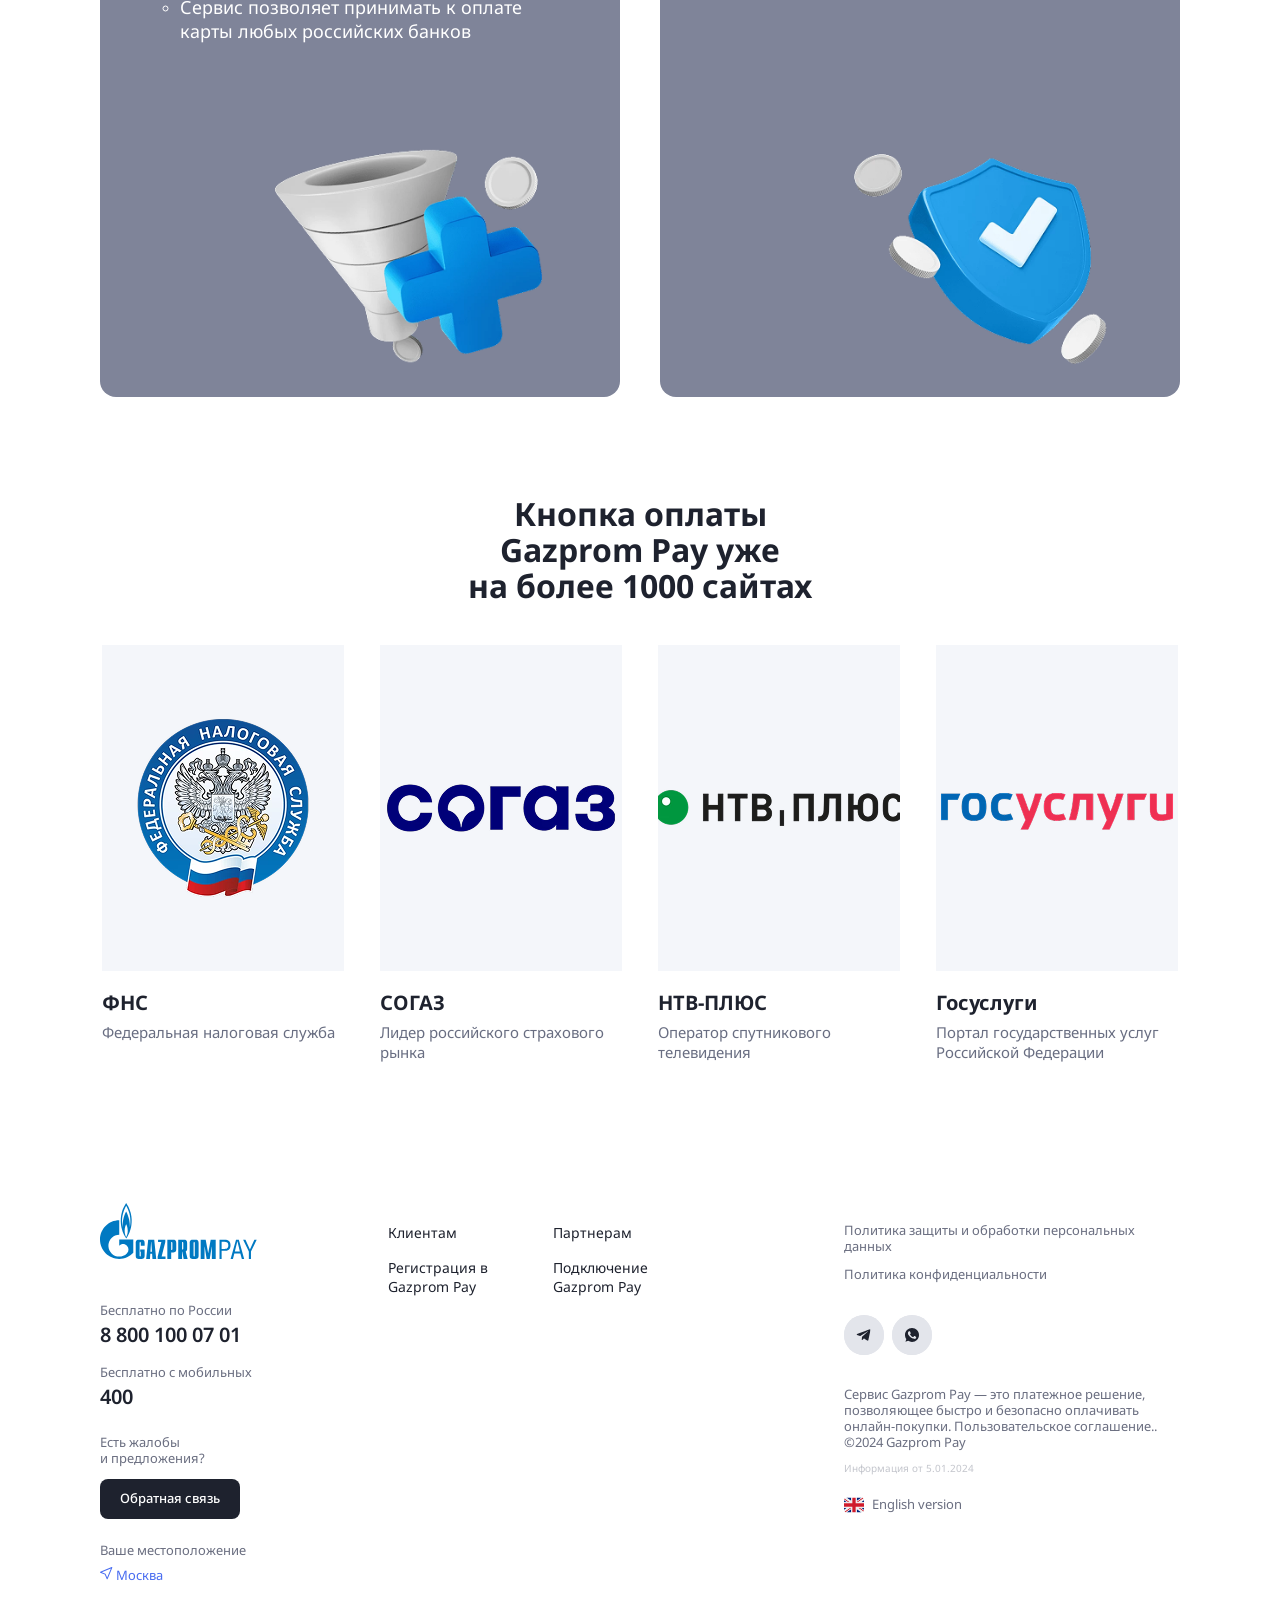
<file: parters.html>
<!DOCTYPE html>
<html lang="ru">

<head>
  <meta charset="UTF-8">
  <meta name="viewport" content="width=device-width, initial-scale=1.0">
  <meta http-equiv="X-UA-Compatible" content="ie=edge">
  <link rel="stylesheet" href="css/style.css">
  <title>Gazprom Pay - Газпромбанк</title>
</head>

<body>
  <header class="header">
    <div class="container">
      <div class="header__wrapper">
        <a class="header__logo-link" href="#" aria-label="Ссылка на главную страницу">
          <svg width="157" height="68" viewBox="0 0 157 68" fill="none" xmlns="http://www.w3.org/2000/svg">
            <path
              d="M121.624 55.9659H119.508V36.8105H124.792C128.254 36.8105 130.529 38.4332 130.529 42.2121C130.529 46.681 127.835 47.8524 124.396 47.8524H121.62V55.9696L121.624 55.9659ZM121.624 45.935H123.684C126.59 45.935 128.335 45.4836 128.335 42.2084C128.335 39.4964 126.827 38.7242 124.292 38.7242H121.624V45.935Z"
              fill="#0079C2" />
            <path
              d="M136.031 36.8105H138.833L144.173 55.9659H141.846L140.341 50.4599H134.341L132.941 55.9659H130.613L136.031 36.8105ZM137.406 38.3549H137.354L134.845 48.5462H139.867L137.41 38.3549H137.406Z"
              fill="#0079C2" />
            <path
              d="M145.47 36.8105L149.91 46.4125L154.375 36.8105H156.702L150.966 48.5425V55.9659H148.853V48.5425L143.143 36.8105H145.47Z"
              fill="#0079C2" />
            <path
              d="M30.74 10.113C29.5616 4.9166 26.6043 0.690114 26.1966 0C25.5555 0.96989 23.1949 4.70024 21.9979 8.84092C20.6897 13.4554 20.497 17.5513 20.9491 21.5838C21.3975 25.6163 23.0911 29.757 23.0911 29.757C23.9916 31.9355 25.3406 34.2632 26.2189 35.4085C27.5048 33.7261 30.4621 28.7013 31.3812 22.1433C31.8926 18.4988 31.9148 15.3093 30.74 10.1092V10.113ZM26.1966 34.114C25.6185 33.0136 24.718 30.9208 24.6328 27.6866C24.6105 24.5606 25.852 21.8859 26.2152 21.3264C26.5376 21.8859 27.6086 24.2174 27.7346 27.4069C27.8198 30.5329 26.7933 32.9912 26.1929 34.114H26.1966ZM30.3917 18.9315C30.3472 20.9123 30.1137 23.0051 29.8136 24.2584C29.921 22.1023 29.6653 19.0621 29.1725 16.6896C28.6796 14.3171 27.2862 10.3517 26.1744 8.51638C25.1479 10.2622 23.8805 13.6941 23.2171 16.6672C22.5501 19.644 22.5315 23.2438 22.5315 24.3256C22.3574 23.4154 21.9127 20.17 22.0387 16.9059C22.1424 14.2126 22.765 11.4484 23.1097 10.1764C24.4141 5.92752 25.8965 3.21183 26.1744 2.77911C26.4523 3.21183 28.3164 6.55422 29.2836 10.0682C30.2435 13.5822 30.4399 16.947 30.3954 18.9315"
              fill="#0079C2" />
            <path
              d="M28.198 36.6209H19.2335V42.679C19.2335 42.679 19.2483 42.6603 19.2557 42.6529C21.3681 40.5266 24.7923 40.5266 26.9083 42.6529C29.0207 44.7792 29.0207 48.2297 26.9083 50.356C26.9009 50.3635 26.8898 50.371 26.8824 50.3821C26.8824 50.3821 26.8602 50.4008 26.8527 50.412C24.7478 52.5196 21.9943 53.5716 19.2409 53.5716C16.4874 53.5716 13.708 52.5084 11.5994 50.3859C7.88239 46.6443 7.44139 40.8511 10.2764 36.6209C10.6581 36.0502 11.0991 35.5055 11.5994 35.0019C13.708 32.8794 16.4763 31.8162 19.2409 31.8162V17.2529C8.61245 17.2529 0 25.926 0 36.6246C0 47.3233 8.61615 55.9926 19.2409 55.9926C24.7812 55.9926 29.773 53.635 33.2861 49.8599V36.6209H28.2091H28.198Z"
              fill="#0079C2" />
            <path
              d="M44.6378 52.5388C44.6378 53.893 44.4711 55.9969 41.7806 55.9969H38.5936C35.8994 55.9969 35.7363 53.893 35.7363 52.5388V40.0869C35.7363 38.7328 35.8994 36.6289 38.5936 36.6289H41.7806C44.4748 36.6289 44.6378 38.7328 44.6378 40.0869V42.825H40.7911V39.6654C40.7911 39.3334 40.5428 39.0275 40.1871 39.0275C39.9684 39.0275 39.583 39.1655 39.583 39.6654V52.8746C39.583 53.3707 39.9684 53.5125 40.1871 53.5125C40.5428 53.5125 40.7911 53.2066 40.7911 52.8746V48.6332H40.213V46.5031H44.6378V52.5351V52.5388Z"
              fill="#0079C2" />
            <path
              d="M50.4373 48.719L51.097 39.0387H51.3156L51.9753 48.719H50.4373ZM46.1756 55.9969H49.9407L50.2965 50.849H52.1087L52.4681 55.9969H56.2333L54.2247 36.6289H48.1768L46.1719 55.9969H46.1756Z"
              fill="#0079C2" />
            <path
              d="M57.666 53.5608L61.3496 39.0385H58.0514V36.625H65.3075V39.0348L61.6239 53.5123H65.5299V55.9967H57.666V53.5608Z"
              fill="#0079C2" />
            <path
              d="M71.194 46.9947V39.0304H71.6905C72.1019 39.0304 72.4058 39.3886 72.4058 40.0003V46.0286C72.4058 46.6366 72.1056 46.9985 71.6905 46.9985H71.194V46.9947ZM67.3436 55.9961H71.194V49.412H73.3915C76.0857 49.412 76.2488 47.3081 76.2488 45.954V40.0899C76.2488 38.732 76.0857 36.6318 73.3915 36.6318H67.3398V55.9998L67.3436 55.9961Z"
              fill="#0079C2" />
            <path
              d="M82.0809 46.4134V39.0273H82.5775C82.9888 39.0273 83.2927 39.3855 83.2927 39.9972V45.4473C83.2927 46.0553 82.9888 46.4134 82.5775 46.4134H82.0809ZM87.6323 55.9967L85.7349 48.4427C87.1097 47.8907 87.1357 46.6149 87.1357 46.0889V40.083C87.1357 38.7252 86.9726 36.625 84.2784 36.625H78.2305V55.993H82.0772V48.827H82.3514L83.6707 55.993H87.6286L87.6323 55.9967Z"
              fill="#0079C2" />
            <path
              d="M94.7655 52.8744C94.7655 53.2064 94.5173 53.5086 94.1615 53.5086C93.9429 53.5086 93.5574 53.3705 93.5574 52.8744V39.6652C93.5574 39.1654 93.9429 39.0273 94.1615 39.0273C94.5173 39.0273 94.7655 39.3332 94.7655 39.6652V52.8744ZM89.707 52.5349C89.707 53.8891 89.8738 55.993 92.568 55.993H95.755C98.4492 55.993 98.6123 53.8891 98.6123 52.5349V40.083C98.6123 38.7289 98.4492 36.625 95.755 36.625H92.568C89.8738 36.625 89.707 38.7289 89.707 40.083V52.5349Z"
              fill="#0079C2" />
            <path
              d="M110.693 36.625H115.696V55.9967H111.85V43.847H111.712L109.734 55.9967H106.654L104.675 43.847H104.538V55.9967H100.688V36.625H105.69L108.192 50.2408L110.693 36.625Z"
              fill="#0079C2" />
          </svg>
        </a>
        <div class="header__links">
          <a class="btn btn--white" href="clients.html">
            Клиентам
          </a>
          <a class="btn" href="parters.html">
            Партнерам
          </a>
        </div>
        <a class="btn btn--white header__btn" href="#" aria-label="Ссылка на английскую версию сайта">
          <span class="header__btn-text">En</span>
          <svg width="24" height="24" viewBox="0 0 24 24" fill="none" xmlns="http://www.w3.org/2000/svg">
            <path
              d="M0 6.03937V8.66671H3.752L0 6.03937ZM3.10933 20.6667H8.66667V16.7754L3.10933 20.6667ZM15.3333 16.776V20.6667H20.89L15.3333 16.776ZM0 15.3334V17.9607L3.75333 15.3334H0ZM20.8913 3.33337H15.3333V7.22471L20.8913 3.33337ZM24 17.9614V15.3334H20.246L24 17.9614ZM24 8.66671V6.03937L20.2473 8.66671H24ZM8.66667 3.33337H3.10933L8.66667 7.22471V3.33337Z"
              fill="#00247D" />
            <path
              d="M16.76 15.3334L23.2347 19.8674C23.5509 19.5416 23.7781 19.1401 23.8947 18.7014L19.0847 15.3334H16.76ZM8.66667 15.3334H7.23934L0.765342 19.8667C1.11268 20.22 1.55801 20.4727 2.05734 20.59L8.66667 15.962V15.3334ZM15.3333 8.6667H16.7607L23.2347 4.13337C22.8814 3.77488 22.4336 3.52405 21.9433 3.41003L15.3333 8.03803V8.6667ZM7.23934 8.6667L0.765342 4.13337C0.449311 4.45935 0.221885 4.86073 0.104675 5.29937L4.91468 8.6667H7.23934Z"
              fill="#CF1B2B" />
            <path
              d="M24 14H14V20.6667H15.3333V16.776L20.89 20.6667H21.3333C21.6875 20.6668 22.0381 20.5961 22.3646 20.4588C22.6911 20.3216 22.9869 20.1205 23.2347 19.8674L16.76 15.3334H19.0847L23.8947 18.7014C23.9567 18.4767 24 18.244 24 18V17.9614L20.246 15.3334H24V14ZM0 14V15.3334H3.75333L0 17.9607V18C0 18.7274 0.292667 19.3854 0.765333 19.8667L7.23933 15.3334H8.66667V15.962L2.05733 20.5894C2.25333 20.636 2.456 20.6667 2.66667 20.6667H3.10933L8.66667 16.7754V20.6667H10V14H0ZM24 6.00004C24.0004 5.30136 23.7254 4.63068 23.2347 4.13337L16.7607 8.66671H15.3333V8.03804L21.9433 3.41004C21.7436 3.36106 21.5389 3.33533 21.3333 3.33337H20.8913L15.3333 7.22471V3.33337H14V10H24V8.66671H20.2473L24 6.03937V6.00004ZM8.66667 3.33337V7.22471L3.10933 3.33337H2.66667C2.31242 3.33322 1.96171 3.40392 1.63519 3.5413C1.30866 3.67869 1.01291 3.88 0.765333 4.13337L7.23933 8.66671H4.91467L0.104667 5.29937C0.0385201 5.52718 0.00331561 5.76285 0 6.00004L0 6.03937L3.752 8.66671H0V10H10V3.33337H8.66667Z"
              fill="#EEEEEE" />
            <path d="M14 10V3.33337H10V10H0V14H10V20.6667H14V14H24V10H14Z" fill="#CF1B2B" />
          </svg>
        </a>
      </div>
    </div>
  </header>
  <main>
    <section class="hero">
      <div class="container">
        <div class="hero__wrapper">
          <div class="hero__content">
            <h1 class="hero__heading">
              Подключите Gazprom Pay для вашего бизнеса
            </h1>
            <a class="hero__btn btn btn--second" href="#">
              Подключить Gazprom Pay
            </a>
          </div>
          <img class="hero__image" src="images/image-buttom-gpay.png" width="660" height="640"
            alt="Стилизация кнопки включения Gazprom Pay">
        </div>
      </div>
    </section>
    <!-- Преимущества -->
    <section class="advantages">
      <div class="container">
        <ul class="advantages__main-list">
          <li class="advantages__main-item">
            <div class="card-advantages card-advantages--light-blue">
              <img class="card-advantages__image" src="images/image-payment-service.png" width="588" height="520"
                alt="Сервис приема платежей онлайн Газпром пэй">
              <div class="card-advantages__content">
                <h3 class="card-advantages__heading">
                  Gazprom Pay&nbsp;&mdash; удобный сервис приема платежей онлайн
                </h3>
                <p class="card-advantages__description">
                  Ваши клиенты, однажды добавив карту в&nbsp;Gazprom Pay, смогут совершать покупки быстрее
                  и&nbsp;удобнее
                </p>
              </div>
            </div>
          </li>

          <li class="advantages__main-item advantages__main-item--short">
            <div class="card-advantages card-advantages--short card-advantages--cement">
              <div class="card-advantages__content">
                <h3 class="card-advantages__heading">
                  Что вы&nbsp;получаете
                </h3>
                <ul class="card-advantages__list">
                  <li class="card-advantages__item">
                    <p class="card-advantages__text">Снижение себестоимости эквайринга</p>
                  </li>
                  <li class="card-advantages__item">
                    <p class="card-advantages__text">Увеличение конверсии платежей</p>
                  </li>
                  <li class="card-advantages__item">
                    <p class="card-advantages__text">Сервис позволяет принимать к&nbsp;оплате карты любых российских
                      банков</p>
                  </li>
                </ul>
              </div>
              <img class="card-advantages__image" src="images/image-advantages.png" width="600" height="324"
                alt="Преимущества сервиса Газпром пэй">
            </div>
          </li>

          <li class="advantages__main-item advantages__main-item--short">
            <div class="card-advantages card-advantages--short card-advantages--farfor">
              <div class="card-advantages__content">
                <h3 class="card-advantages__heading">
                  Это безопасно
                </h3>
                <p class="card-advantages__description">
                  Gazprom Pay это надёжный российский сервис от&nbsp;Газпромбанка
                </p>
              </div>
              <img class="card-advantages__image" src="images/image-safety.png" width="600" height="324"
                alt="Безопастность сервиса Газпром пэй">
            </div>
          </li>
        </ul>

      </div>
    </section>
    <!-- Размещение на сайтах -->
    <section class="placement">
      <div class="container">
        <h2 class="placement__title">Кнопка оплаты Gazprom Pay уже на&nbsp;более 1000 сайтах</h2>
        <ul class="placement__items-list">
          <li class="placement__item">
            <div class="item-card">
              <div class="item-card__wrapper-image">
                <img class="item-card__image" src="images/placement-fns.png" alt="Логотип ФНС" width="282" height="326">
              </div>
              <h3 class="item-card__title">ФНС</h3>
              <span class="item-card__description">Федеральная налоговая служба</span>
            </div>
          </li>
          <li class="placement__item">
            <div class="item-card">
              <div class="item-card__wrapper-image">
                <img class="item-card__image" src="images/placement-soras.png" alt="Логотип СОГАС" width="282"
                  height="326">
              </div>
              <h3 class="item-card__title">СОГАЗ</h3>
              <span class="item-card__description">Лидер российского страхового рынка</span>
            </div>
          </li>
          <li class="placement__item">
            <div class="item-card">
              <div class="item-card__wrapper-image">
                <img class="item-card__image" src="images/placement-ntv-plus.png" alt="Логотип НТВ-Плюс" width="282"
                  height="326">
              </div>
              <h3 class="item-card__title">НТВ-ПЛЮС</h3>
              <span class="item-card__description">Оператор спутникового телевидения</span>
            </div>
          </li>
          <li class="placement__item">
            <div class="item-card">
              <div class="item-card__wrapper-image">
                <img class="item-card__image" src="images/placament-gosuslugi.png" alt="Логотип Госуслуги" width="282"
                  height="326">
              </div>
              <h3 class="item-card__title">Госуслуги</h3>
              <span class="item-card__description">Портал государственных услуг Российской Федерации</span>
            </div>
          </li>
        </ul>
      </div>
    </section>

  </main>
  <footer class="footer">
    <div class="container">
      <div class="footer__wrapper">
        <div class="footer__left">
          <a class="footer__logo-link" href="#" aria-label="Ссылка на главную страницу">
            <svg width="157" height="56" fill="none" xmlns="http://www.w3.org/2000/svg">
              <path
                d="M121.624 55.9659H119.508V36.8105H124.792C128.254 36.8105 130.529 38.4332 130.529 42.2121C130.529 46.681 127.835 47.8524 124.396 47.8524H121.62V55.9696L121.624 55.9659ZM121.624 45.935H123.684C126.59 45.935 128.335 45.4836 128.335 42.2084C128.335 39.4964 126.827 38.7242 124.292 38.7242H121.624V45.935Z"
                fill="#0079C2" />
              <path
                d="M136.031 36.8105H138.833L144.173 55.9659H141.846L140.341 50.4599H134.341L132.941 55.9659H130.613L136.031 36.8105ZM137.406 38.3549H137.354L134.845 48.5462H139.867L137.41 38.3549H137.406Z"
                fill="#0079C2" />
              <path
                d="M145.47 36.8105L149.91 46.4125L154.375 36.8105H156.702L150.966 48.5425V55.9659H148.853V48.5425L143.143 36.8105H145.47Z"
                fill="#0079C2" />
              <path
                d="M30.74 10.113C29.5616 4.9166 26.6043 0.690114 26.1966 0C25.5555 0.96989 23.1949 4.70024 21.9979 8.84092C20.6897 13.4554 20.497 17.5513 20.9491 21.5838C21.3975 25.6163 23.0911 29.757 23.0911 29.757C23.9916 31.9355 25.3406 34.2632 26.2189 35.4085C27.5048 33.7261 30.4621 28.7013 31.3812 22.1433C31.8926 18.4988 31.9148 15.3093 30.74 10.1092V10.113ZM26.1966 34.114C25.6185 33.0136 24.718 30.9208 24.6328 27.6866C24.6105 24.5606 25.852 21.8859 26.2152 21.3264C26.5376 21.8859 27.6086 24.2174 27.7346 27.4069C27.8198 30.5329 26.7933 32.9912 26.1929 34.114H26.1966ZM30.3917 18.9315C30.3472 20.9123 30.1137 23.0051 29.8136 24.2584C29.921 22.1023 29.6653 19.0621 29.1725 16.6896C28.6796 14.3171 27.2862 10.3517 26.1744 8.51638C25.1479 10.2622 23.8805 13.6941 23.2171 16.6672C22.5501 19.644 22.5315 23.2438 22.5315 24.3256C22.3574 23.4154 21.9127 20.17 22.0387 16.9059C22.1424 14.2126 22.765 11.4484 23.1097 10.1764C24.4141 5.92752 25.8965 3.21183 26.1744 2.77911C26.4523 3.21183 28.3164 6.55422 29.2836 10.0682C30.2435 13.5822 30.4399 16.947 30.3954 18.9315"
                fill="#0079C2" />
              <path
                d="M28.198 36.6209H19.2335V42.679C19.2335 42.679 19.2483 42.6603 19.2557 42.6529C21.3681 40.5266 24.7923 40.5266 26.9083 42.6529C29.0207 44.7792 29.0207 48.2297 26.9083 50.356C26.9009 50.3635 26.8898 50.371 26.8824 50.3821C26.8824 50.3821 26.8602 50.4008 26.8527 50.412C24.7478 52.5196 21.9943 53.5716 19.2409 53.5716C16.4874 53.5716 13.708 52.5084 11.5994 50.3859C7.88239 46.6443 7.44139 40.8511 10.2764 36.6209C10.6581 36.0502 11.0991 35.5055 11.5994 35.0019C13.708 32.8794 16.4763 31.8162 19.2409 31.8162V17.2529C8.61245 17.2529 0 25.926 0 36.6246C0 47.3233 8.61615 55.9926 19.2409 55.9926C24.7812 55.9926 29.773 53.635 33.2861 49.8599V36.6209H28.2091H28.198Z"
                fill="#0079C2" />
              <path
                d="M44.6378 52.5388C44.6378 53.893 44.4711 55.9969 41.7806 55.9969H38.5936C35.8994 55.9969 35.7363 53.893 35.7363 52.5388V40.0869C35.7363 38.7328 35.8994 36.6289 38.5936 36.6289H41.7806C44.4748 36.6289 44.6378 38.7328 44.6378 40.0869V42.825H40.7911V39.6654C40.7911 39.3334 40.5428 39.0275 40.1871 39.0275C39.9684 39.0275 39.583 39.1655 39.583 39.6654V52.8746C39.583 53.3707 39.9684 53.5125 40.1871 53.5125C40.5428 53.5125 40.7911 53.2066 40.7911 52.8746V48.6332H40.213V46.5031H44.6378V52.5351V52.5388Z"
                fill="#0079C2" />
              <path
                d="M50.4373 48.719L51.097 39.0387H51.3156L51.9753 48.719H50.4373ZM46.1756 55.9969H49.9407L50.2965 50.849H52.1087L52.4681 55.9969H56.2333L54.2247 36.6289H48.1768L46.1719 55.9969H46.1756Z"
                fill="#0079C2" />
              <path
                d="M57.666 53.5608L61.3496 39.0385H58.0514V36.625H65.3075V39.0348L61.6239 53.5123H65.5299V55.9967H57.666V53.5608Z"
                fill="#0079C2" />
              <path
                d="M71.194 46.9947V39.0304H71.6905C72.1019 39.0304 72.4058 39.3886 72.4058 40.0003V46.0286C72.4058 46.6366 72.1056 46.9985 71.6905 46.9985H71.194V46.9947ZM67.3436 55.9961H71.194V49.412H73.3915C76.0857 49.412 76.2488 47.3081 76.2488 45.954V40.0899C76.2488 38.732 76.0857 36.6318 73.3915 36.6318H67.3398V55.9998L67.3436 55.9961Z"
                fill="#0079C2" />
              <path
                d="M82.0809 46.4134V39.0273H82.5775C82.9888 39.0273 83.2927 39.3855 83.2927 39.9972V45.4473C83.2927 46.0553 82.9888 46.4134 82.5775 46.4134H82.0809ZM87.6323 55.9967L85.7349 48.4427C87.1097 47.8907 87.1357 46.6149 87.1357 46.0889V40.083C87.1357 38.7252 86.9726 36.625 84.2784 36.625H78.2305V55.993H82.0772V48.827H82.3514L83.6707 55.993H87.6286L87.6323 55.9967Z"
                fill="#0079C2" />
              <path
                d="M94.7655 52.8744C94.7655 53.2064 94.5173 53.5086 94.1615 53.5086C93.9429 53.5086 93.5574 53.3705 93.5574 52.8744V39.6652C93.5574 39.1654 93.9429 39.0273 94.1615 39.0273C94.5173 39.0273 94.7655 39.3332 94.7655 39.6652V52.8744ZM89.707 52.5349C89.707 53.8891 89.8738 55.993 92.568 55.993H95.755C98.4492 55.993 98.6123 53.8891 98.6123 52.5349V40.083C98.6123 38.7289 98.4492 36.625 95.755 36.625H92.568C89.8738 36.625 89.707 38.7289 89.707 40.083V52.5349Z"
                fill="#0079C2" />
              <path
                d="M110.693 36.625H115.696V55.9967H111.85V43.847H111.712L109.734 55.9967H106.654L104.675 43.847H104.538V55.9967H100.688V36.625H105.69L108.192 50.2408L110.693 36.625Z"
                fill="#0079C2" />
            </svg>
          </a>
          <div class="footer__phone-box">
            <p class="footer__phone-text">
              Бесплатно по&nbsp;России
              <a class="footer__phone-link" href="tel:88001000701">8&nbsp;800&nbsp;100 07&nbsp;01</a>
            </p>
            <p class="footer__phone-text">
              Бесплатно с&nbsp;мобильных
              <a class="footer__phone-link" href="tel:400">400</a>
            </p>
          </div>

          <p class="footer__feedback">
            Есть жалобы и&nbsp;предложения?

            <button class="btn footer__btn btn--fourth" type="button">
              Обратная связь
            </button>
          </p>
          <p class="footer__geo">
            Ваше местоположение
            <a class="footer__geo-link" href="#">
              <svg width="13" height="13" viewBox="0 0 13 13" fill="none" xmlns="http://www.w3.org/2000/svg">
                <path fill-rule="evenodd" clip-rule="evenodd"
                  d="M12.1869 0.146461C12.3296 0.289191 12.3725 0.503743 12.2957 0.69039L7.62901 12.0237C7.55236 12.2099 7.37154 12.3319 7.17024 12.3333C6.96893 12.3348 6.78639 12.2153 6.70709 12.0303L4.78588 7.54747L0.30304 5.62625C0.118005 5.54695 -0.001425 5.36442 1.28399e-05 5.16311C0.00145068 4.9618 0.123476 4.78099 0.309625 4.70434L11.643 0.0376756C11.8296 -0.039179 12.0442 0.00373143 12.1869 0.146461ZM1.79081 5.1759L5.36363 6.70711C5.48163 6.75768 5.57566 6.85171 5.62624 6.96972L7.15745 10.5425L10.9141 1.41925L1.79081 5.1759Z"
                  fill="#476BF0" />
              </svg>

              <span class="footer__geo-link-text">Москва</span>
            </a>
          </p>


        </div>

        <ul class="footer__nav-list">
          <li class="footer__nav-item">
            <a class="footer__nav-link" href="#">
              Клиентам
            </a>
          </li>
          <li class="footer__nav-item">
            <a class="footer__nav-link" href="#">
              Партнерам
            </a>
          </li>
          <li class="footer__nav-item">
            <a class="footer__nav-link" href="#">
              Регистрация в Gazprom Pay
            </a>
          </li>
          <li class="footer__nav-item">
            <a class="footer__nav-link" href="#">
              Подключение Gazprom Pay
            </a>
          </li>
        </ul>

        <div class="footer__right">
          <a class="footer__personal" href="#"> Политика защиты и&nbsp;обработки персональных данных
          </a>
          <a class="footer__policy" href="#">Политика конфиденциальности
          </a>
          <ul class="footer__socials socials">
            <li class="socials__item">
              <a class="socials__link" href="#" aria-label="Перейти на страницу телеграм">
                <svg width="40" height="40" viewBox="0 0 40 40" fill="none" xmlns="http://www.w3.org/2000/svg">
                  <circle cx="20" cy="20" r="20" fill="#E3E5EB" />
                  <mask id="mask0_38_557" style="mask-type:luminance" maskUnits="userSpaceOnUse" x="12" y="14"
                    width="15" height="12">
                    <path fill-rule="evenodd" clip-rule="evenodd" d="M12.5 14.1666H26.5V25.8333H12.5V14.1666Z"
                      fill="white" />
                  </mask>
                  <g mask="url(#mask0_38_557)">
                    <path fill-rule="evenodd" clip-rule="evenodd"
                      d="M26.5 15.104C26.4265 15.4302 26.3499 15.7558 26.2799 16.0828C25.8275 18.1973 25.3766 20.3122 24.9249 22.4269C24.7304 23.3376 24.5373 24.2487 24.3383 25.1585C24.3124 25.2767 24.2663 25.3941 24.2094 25.5012C24.0573 25.7874 23.8068 25.8953 23.4984 25.7987C23.3578 25.7547 23.2162 25.6903 23.0974 25.6042C22.0912 24.875 21.0902 24.1387 20.0876 23.4047C20.0513 23.3781 20.0141 23.3527 19.9708 23.3222C19.9376 23.3506 19.9061 23.375 19.8774 23.4023C19.3598 23.8956 18.8421 24.3888 18.3254 24.883C18.1714 25.0302 17.9962 25.1188 17.766 25.1055C17.785 24.8208 17.8025 24.5452 17.8221 24.2698C17.8632 23.6932 17.9053 23.1166 17.9472 22.54C17.9538 22.4492 17.9774 22.3562 17.9655 22.2681C17.9205 21.9356 18.1074 21.7428 18.3357 21.5394C20.1917 19.8847 22.0388 18.22 23.8885 16.5582C23.9156 16.5339 23.9508 16.5133 23.9668 16.4829C23.9961 16.4272 24.0139 16.3653 24.0365 16.306C23.9741 16.2885 23.905 16.245 23.8505 16.2588C23.7383 16.2873 23.6258 16.3334 23.5274 16.3949C21.1164 17.9007 18.7072 19.4094 16.2982 20.9184C16.2306 20.9608 16.1725 20.9843 16.0856 20.9569C15.0636 20.6342 14.0393 20.3189 13.0174 19.9959C12.8937 19.9568 12.7707 19.8984 12.6649 19.824C12.4661 19.6842 12.4421 19.4795 12.62 19.3141C12.7503 19.193 12.9081 19.0856 13.0728 19.0202C13.9338 18.678 14.8007 18.3506 15.6659 18.0191C18.9529 16.7598 22.2399 15.5004 25.5278 14.2436C25.6324 14.2036 25.7464 14.1773 25.8579 14.1687C26.1537 14.1461 26.3731 14.3061 26.4635 14.5936C26.4742 14.6275 26.4878 14.6605 26.5 14.6939V15.104Z"
                      fill="#1E222E" />
                  </g>
                </svg>
              </a>
            </li>
            <li class="socials__item">
              <a class="socials__link" href="#" aria-label="Перейти на страницу ватсап">
                <svg width="40" height="40" viewBox="0 0 40 40" fill="none" xmlns="http://www.w3.org/2000/svg">
                  <circle cx="20" cy="20" r="20" fill="#E3E5EB" />
                  <g clip-path="url(#clip0_38_562)">
                    <path
                      d="M20.0017 13H19.9983C16.1386 13 13 16.1395 13 20C13 21.5312 13.4935 22.9505 14.3326 24.1029L13.4603 26.7034L16.1509 25.8433C17.2578 26.5765 18.5781 27 20.0017 27C23.8614 27 27 23.8596 27 20C27 16.1404 23.8614 13 20.0017 13Z"
                      fill="#1E222E" />
                    <path
                      d="M24.0749 22.8849C23.906 23.3618 23.2358 23.7573 22.7012 23.8728C22.3354 23.9507 21.8577 24.0128 20.2494 23.346C18.1923 22.4938 16.8675 20.4034 16.7643 20.2678C16.6654 20.1322 15.933 19.1609 15.933 18.1564C15.933 17.1519 16.4432 16.6628 16.6488 16.4528C16.8177 16.2804 17.0968 16.2017 17.3645 16.2017C17.4512 16.2017 17.529 16.206 17.599 16.2095C17.8047 16.2183 17.9079 16.2305 18.0435 16.5552C18.2124 16.962 18.6237 17.9665 18.6727 18.0698C18.7225 18.173 18.7724 18.313 18.7024 18.4487C18.6368 18.5887 18.579 18.6508 18.4758 18.7698C18.3725 18.8888 18.2745 18.9798 18.1713 19.1075C18.0768 19.2187 17.97 19.3377 18.089 19.5433C18.208 19.7445 18.6193 20.4157 19.2248 20.9547C20.0062 21.6503 20.6397 21.8725 20.8663 21.967C21.0352 22.037 21.2364 22.0204 21.3598 21.8892C21.5164 21.7203 21.7098 21.4403 21.9067 21.1647C22.0467 20.9669 22.2234 20.9424 22.4089 21.0124C22.5979 21.078 23.598 21.5724 23.8037 21.6748C24.0093 21.778 24.1449 21.827 24.1948 21.9137C24.2438 22.0003 24.2438 22.4072 24.0749 22.8849Z"
                      fill="#E3E5EB" />
                  </g>
                  <defs>
                    <clipPath id="clip0_38_562">
                      <rect width="14" height="14" fill="white" transform="translate(13 13)" />
                    </clipPath>
                  </defs>
                </svg>
              </a>
            </li>
          </ul>
          <p class="footer__copyright">
            Сервис Gazprom Pay&nbsp;&mdash; это платежное решение, позволяющее быстро и&nbsp;безопасно оплачивать
            онлайн-покупки.
            <a class="footer__copyright-link" href="#">Пользовательское соглашение.</a>.
            <span class="footer__copyright-text">&copy;2024 Gazprom Pay</span>
          </p>
          <span class="footer__info">Информация от 5.01.2024</span>
          <a class="footer__btn footer__language" href="#" aria-label="Ссылка на английскую версию сайта">
            <svg width="20" height="20" viewBox="0 0 24 24" fill="none" xmlns="http://www.w3.org/2000/svg">
              <path
                d="M0 6.03937V8.66671H3.752L0 6.03937ZM3.10933 20.6667H8.66667V16.7754L3.10933 20.6667ZM15.3333 16.776V20.6667H20.89L15.3333 16.776ZM0 15.3334V17.9607L3.75333 15.3334H0ZM20.8913 3.33337H15.3333V7.22471L20.8913 3.33337ZM24 17.9614V15.3334H20.246L24 17.9614ZM24 8.66671V6.03937L20.2473 8.66671H24ZM8.66667 3.33337H3.10933L8.66667 7.22471V3.33337Z"
                fill="#00247D" />
              <path
                d="M16.76 15.3334L23.2347 19.8674C23.5509 19.5416 23.7781 19.1401 23.8947 18.7014L19.0847 15.3334H16.76ZM8.66667 15.3334H7.23934L0.765342 19.8667C1.11268 20.22 1.55801 20.4727 2.05734 20.59L8.66667 15.962V15.3334ZM15.3333 8.6667H16.7607L23.2347 4.13337C22.8814 3.77488 22.4336 3.52405 21.9433 3.41003L15.3333 8.03803V8.6667ZM7.23934 8.6667L0.765342 4.13337C0.449311 4.45935 0.221885 4.86073 0.104675 5.29937L4.91468 8.6667H7.23934Z"
                fill="#CF1B2B" />
              <path
                d="M24 14H14V20.6667H15.3333V16.776L20.89 20.6667H21.3333C21.6875 20.6668 22.0381 20.5961 22.3646 20.4588C22.6911 20.3216 22.9869 20.1205 23.2347 19.8674L16.76 15.3334H19.0847L23.8947 18.7014C23.9567 18.4767 24 18.244 24 18V17.9614L20.246 15.3334H24V14ZM0 14V15.3334H3.75333L0 17.9607V18C0 18.7274 0.292667 19.3854 0.765333 19.8667L7.23933 15.3334H8.66667V15.962L2.05733 20.5894C2.25333 20.636 2.456 20.6667 2.66667 20.6667H3.10933L8.66667 16.7754V20.6667H10V14H0ZM24 6.00004C24.0004 5.30136 23.7254 4.63068 23.2347 4.13337L16.7607 8.66671H15.3333V8.03804L21.9433 3.41004C21.7436 3.36106 21.5389 3.33533 21.3333 3.33337H20.8913L15.3333 7.22471V3.33337H14V10H24V8.66671H20.2473L24 6.03937V6.00004ZM8.66667 3.33337V7.22471L3.10933 3.33337H2.66667C2.31242 3.33322 1.96171 3.40392 1.63519 3.5413C1.30866 3.67869 1.01291 3.88 0.765333 4.13337L7.23933 8.66671H4.91467L0.104667 5.29937C0.0385201 5.52718 0.00331561 5.76285 0 6.00004L0 6.03937L3.752 8.66671H0V10H10V3.33337H8.66667Z"
                fill="#EEEEEE" />
              <path d="M14 10V3.33337H10V10H0V14H10V20.6667H14V14H24V10H14Z" fill="#CF1B2B" />
            </svg>
            <span class="footer__language-text">English version</span>
          </a>
        </div>
      </div>
    </div>
  </footer>
</body>

</html>
</file>
<file: css/style.css>
/* Global */
/* ------------------------------------ */
@import "global/fonts.css";
@import "global/reboot.css";
@import "global/container.css";
@import "global/visually-hidden.css";

/* Blocks */
/* ------------------------------------ */
@import "blocks/btn.css";
@import "blocks/header.css";
@import "blocks/hero.css";
@import "blocks/socials.css";
@import "blocks/advantages.css";
@import "blocks/card-advantages.css";
@import "blocks/footer.css";
@import "blocks/item-card.css";
@import "blocks/payment.css";
@import "blocks/placement.css";
</file>
